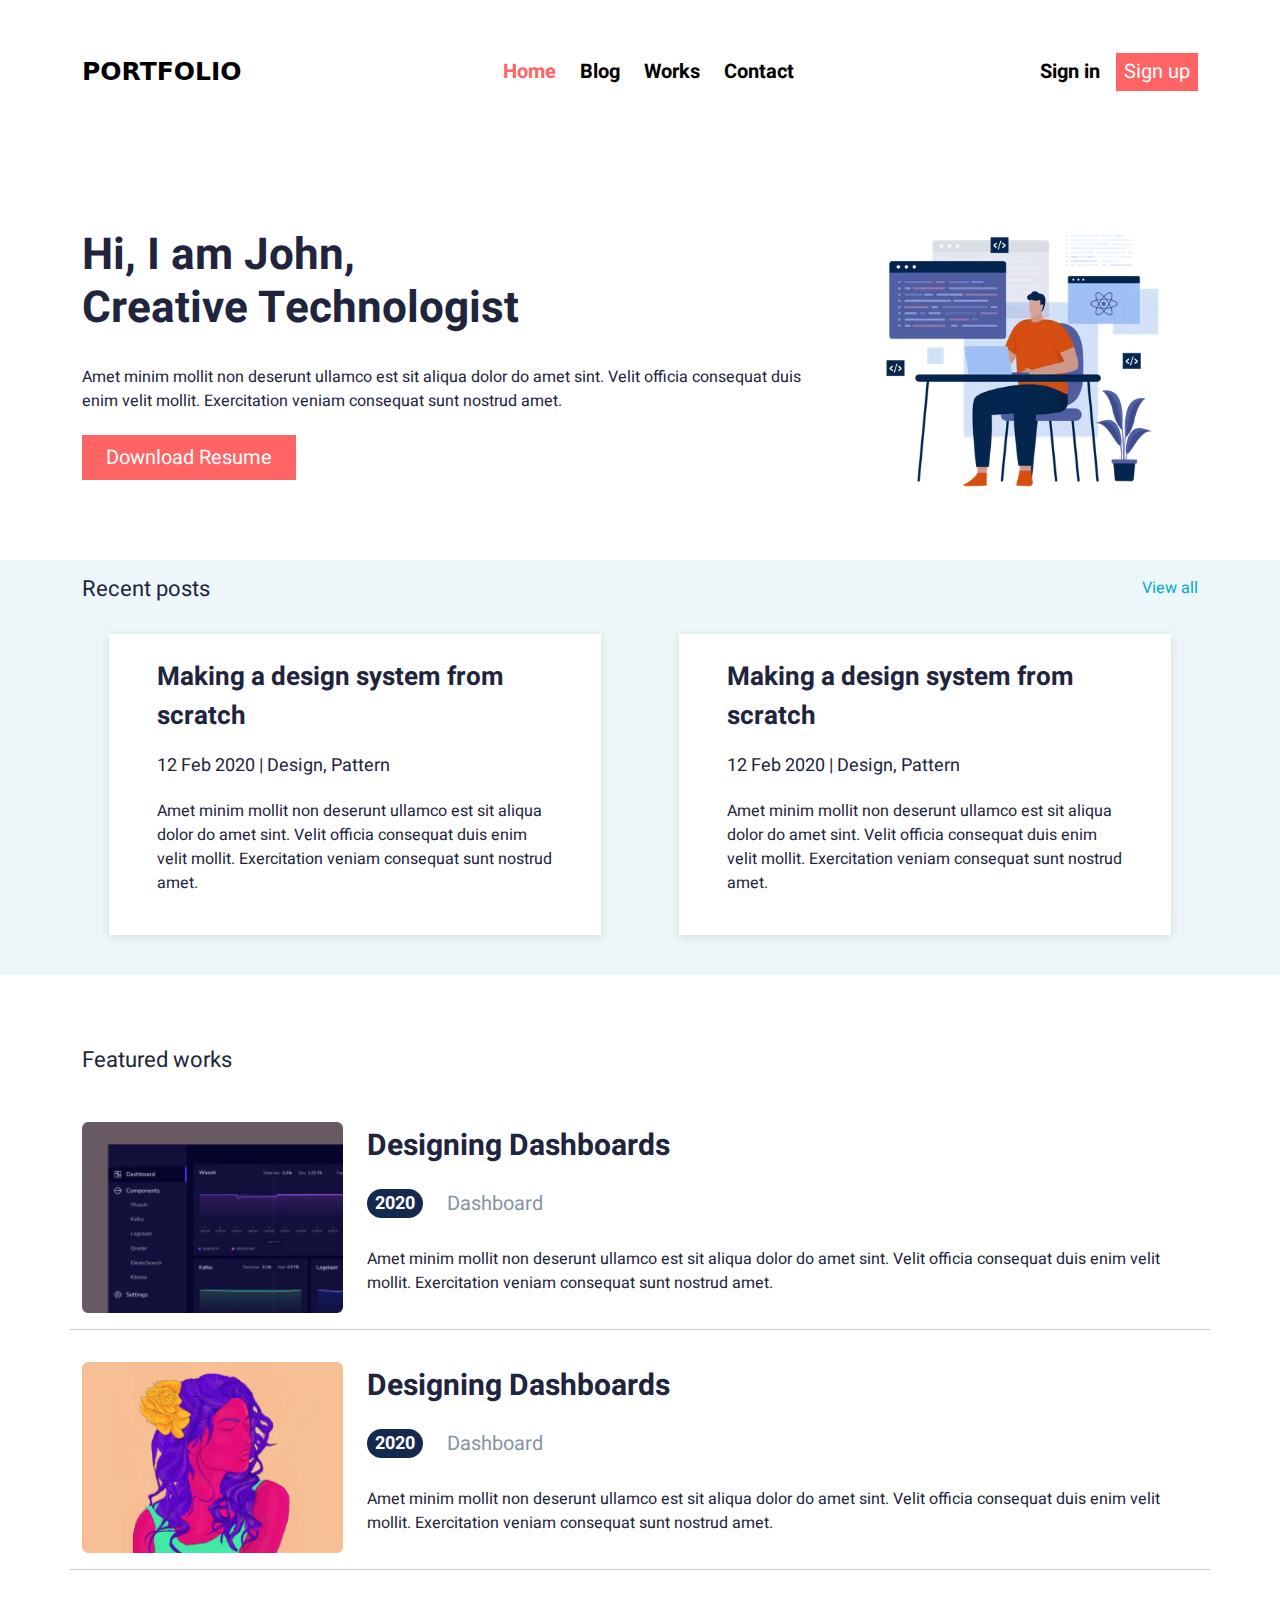
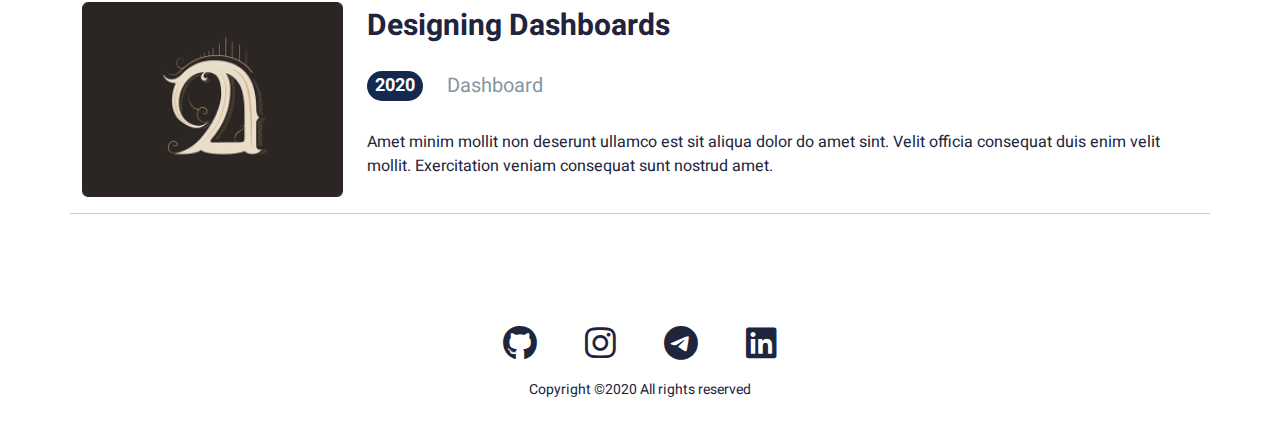
<file: index.html>
<!DOCTYPE html>
<html lang="en">
<head>
    <meta charset="UTF-8">
    <meta name="viewport" content="width=device-width, initial-scale=1.0">
    <title>Abdumomin</title>
    <link rel="stylesheet" href="./assets/vender/css/bootstrap.css">
    <link rel="stylesheet" href="./assets/main/icons/fontawesome-free-6.5.2-web/css/all.css">
    <link rel="stylesheet" href="./assets/main/css/style.css">
</head>
<body>
    <!-- nav start -->
    <nav class="navbar navbar-expand-lg   nv  py-md-5 py-3 ">
      <div class="container">
          <div class="nv-wrapper d-flex align-items-center justify-content-between  w-100 ">
              <div class="div1 d-flex align-items-center justify-content-between w-100 ">
                  <a style="font-size: 25px;" class="navbar-brand fw-bolder" href="#">PORTFOLIO</a>
                  <ul class="align-items-center list-unstyled m-0 justify-content-end  gap-4 d-flex ul-none ">
                      <li class="nav-item">
                        <a class="nav-link item activ" aria-current="page" href="./index.html">Home</a>
                      </li>
                      <li class="nav-item">
                        <a class="nav-link item" href="./blog.html">Blog</a>
                      </li>
                      <li class="nav-item">
                        <a class="nav-link item" href="./works.html">Works</a>
                      </li>
                      <li class="nav-item">
                        <a class="nav-link item" href="./contact.html">Contact</a>
                      </li>
                    </ul>
                    <div class="d-flex align-items-center gap-3 ul-none">
                        <a class="nav-link item" href="#">Sign in</a>
                        <a class="h-a py-1 px-2 " href="#">Sign up</a>
                    </div>
              </div>
              <i class="fa-solid fa-bars menu"></i>
          </div>
      </div>
    </nav>
    <!-- nav end -->



      <!-- header start -->
      <div class="header py-md-5 py-3 ">
        <div class="container">
            <div class="h-wrapper row ">
                <div class="heading col-lg-8 col-md-12 d-flex flex-column  justify-content-center">
                    <h1 style="margin-bottom: 30px;" class="h-h1">Hi, I am John, <br>Creative Technologist</h1>
                    <p style="margin-bottom: 30px;" class="h-p">Amet minim mollit non deserunt ullamco est sit aliqua dolor do amet  sint. Velit officia consequat duis enim velit mollit. Exercitation veniam consequat sunt nostrud amet.</p>
                    <div class="h-a-div"><a style="margin-bottom: 30px;" class="h-a py-2 px-4 " href="./resume/resume.pdf" >Download Resume</a></div>
                </div>
                <div class="h-img d-flex justify-content-center  col-lg-4 col-md-12">
                    <img style="width: 90%;height: auto;" src="./assets/main/img/6109661.webp" alt="">
                </div>
            </div>
        </div>
      </div>
      <!-- header end -->




      <!-- blogs start -->
      <div style="background: #EDF7FA;" class="blogs py-3 ">
        <div class="container">
            <div class="div d-flex justify-content-between ">
                <h4 class="b-h4">Recent posts</h4>
                <a class="b-a" href="./blog.html">View all</a>
            </div>
            <div class="b-wrapper row py-4 row-gap-5 ">
                <div class="col-lg-6 col-md-12 d-flex justify-content-center  ">
                    <div style="width: 90%; height: auto;" class="blog py-4 px-5 ">
                        <p><a href="./aboutblog.html" class="b-h3 mb-5" >Making a design system from scratch</a></p>
                        <p class="b-s" style="margin-bottom: 20px;">12 Feb 2020 | Design, Pattern</p>
                        <p class="b-p">Amet minim mollit non deserunt ullamco est sit aliqua dolor do amet sint. Velit officia consequat duis enim velit mollit. Exercitation veniam consequat sunt nostrud amet.</p>
                    </div>
                </div>
                <div class="col-lg-6 col-md-12 d-flex justify-content-center   ">
                    <div style="width: 90%;height: auto;" class="blog py-4 px-5 ">
                      <p><a href="./aboutblog.html" class="b-h3 mb-5" >Making a design system from scratch</a></p>
                        <p class="b-s" style="margin-bottom: 20px;">12 Feb 2020 | Design, Pattern</p>
                        <p class="b-p">Amet minim mollit non deserunt ullamco est sit aliqua dolor do amet sint. Velit officia consequat duis enim velit mollit. Exercitation veniam consequat sunt nostrud amet.</p>
                    </div>
                </div>
            </div>
        </div>
      </div>
      <!-- blogs end -->








      <!-- works start -->
      <div class="works py-5 ">
        <div class="container">
          <div class="row row-gap-3 ">
            <div class="col-12">
              <h5 class="w-h5 py-4 ">Featured works</h5>
            </div>
            <div class="col-lg-3 col-md-3 col-sm-12">
              <a href="./aboutworks.html"><img style="width: 100%; height: auto;" src="./assets/main/img/web1.jpg" alt=""></a>
            </div>
            <div class="col-lg-9 col-md-9 col-sm-12  d-flex justify-content-around flex-column row-gap-3">
              <a href="./aboutworks.html" class="w-h1">Designing Dashboards</a>
              <div class="div d-flex align-items-center gap-4">
                <h4 class="w-h4 py-1 px-2 ">2020</h4>
                <h5 class="w-p2">Dashboard</h5>
              </div>
              <p class="w-p">Amet minim mollit non deserunt ullamco est sit aliqua dolor do amet sint. Velit officia consequat duis enim velit mollit. Exercitation veniam consequat sunt nostrud amet.</p>
            </div>
            <hr>
            <div class="col-lg-3 col-md-3 col-sm-12">
              <a href="./aboutworks.html"><img style="width: 100%; height: auto;" src="./assets/main/img/web2.jpg" alt=""></a>
            </div>
            <div class="col-lg-9 col-md-9 col-sm-12  d-flex justify-content-around flex-column row-gap-3">
              <a href="./aboutworks.html" class="w-h1">Designing Dashboards</a>
              <div class="div d-flex align-items-center gap-4">
                <h4 class="w-h4 py-1 px-2 ">2020</h4>
                <h5 class="w-p2">Dashboard</h5>
              </div>
              <p class="w-p">Amet minim mollit non deserunt ullamco est sit aliqua dolor do amet sint. Velit officia consequat duis enim velit mollit. Exercitation veniam consequat sunt nostrud amet.</p>
            </div>
            <hr>
            <div class="col-lg-3 col-md-3 col-sm-12">
              <a href="./aboutworks.html"><img style="width: 100%; height: auto;" src="./assets/main/img/web3.jpg" alt=""></a>
            </div>
            <div class="col-lg-9 col-sm-12 col-md-9 d-flex justify-content-around flex-column row-gap-3">
              <a href="./aboutworks.html" class="w-h1">Designing Dashboards</a>
              <div class="div d-flex align-items-center gap-4">
                <h4 class="w-h4 py-1 px-2 ">2020</h4>
                <h5 class="w-p2">Dashboard</h5>
              </div>
              <p class="w-p">Amet minim mollit non deserunt ullamco est sit aliqua dolor do amet sint. Velit officia consequat duis enim velit mollit. Exercitation veniam consequat sunt nostrud amet.</p>
            </div>
            <hr>
          </div>
        </div>
      </div>
      <!-- works end -->





      <!-- footer start -->
      <div class="footer py-5 " id="footer">
        <div class="container">
          <div class="f-wrapper d-flex align-items-center  flex-column w-100 row-gap-3 ">
            <div class="icons d-flex align-items-center gap-5 ">
              <a target="_blank" href="https://github.com/abdum0m1n"><i class="fa-brands fa-github footer_icon"></i></a>
              <a target="_blank" href="https://www.instagram.com/_abdurasulov_5110_?igsh=aHd2ZXppaWp1MDg5"><i class="fa-brands fa-instagram footer_icon"></i></a>
              <a target="_blank" href="https://t.me/AbDuMoMiN14"><i class="fa-brands fa-telegram footer_icon"></i></a>
              <a target="_blank" href=""><i class="fa-brands fa-linkedin footer_icon"></i></a>
            </div>
            <div class="copyright">
              Copyright ©2020 All rights reserved 
            </div>
          </div>
        </div>
      </div>
      <!-- footer end -->





      <!-- nav -->
      <div class="nv-modal fad ">
        <div class="container90">
            <div class="modal-wrapper">
                <div class="ix d-flex  justify-content-end py-3 "><i style="color: black;" class="fa-solid fa-x "></i></div>
                <ul class=" list-unstyled m-0  gap-4 d-flex d-flex flex-column py-5 ">
                  <li class="nav-item">
                    <a class="nav-link item activ" aria-current="page" href="./index.html">Home</a>
                  </li>
                  <li class="nav-item">
                    <a class="nav-link item" href="./blog.html">Blog</a>
                  </li>
                  <li class="nav-item">
                    <a class="nav-link item" href="./works.html">Works</a>
                  </li>
                  <li class="nav-item">
                    <a class="nav-link item"  href="./contact.html">Contact</a>
                  </li>
                </ul>
                <div class="d-flex align-items-center gap-3 ">
                  <a class="nav-link item" href="#">Sign in</a>
                  <a class="h-a py-1 px-2 " href="#">Sign up</a>
              </div>
            </div>
        </div>
    </div>
    <!-- nav -->







      <script src="./assets/main/js/main.js"></script>
      <script src="./assets/vender/js/bootstrap.bundle.js"></script>
</body>
</html>
</file>
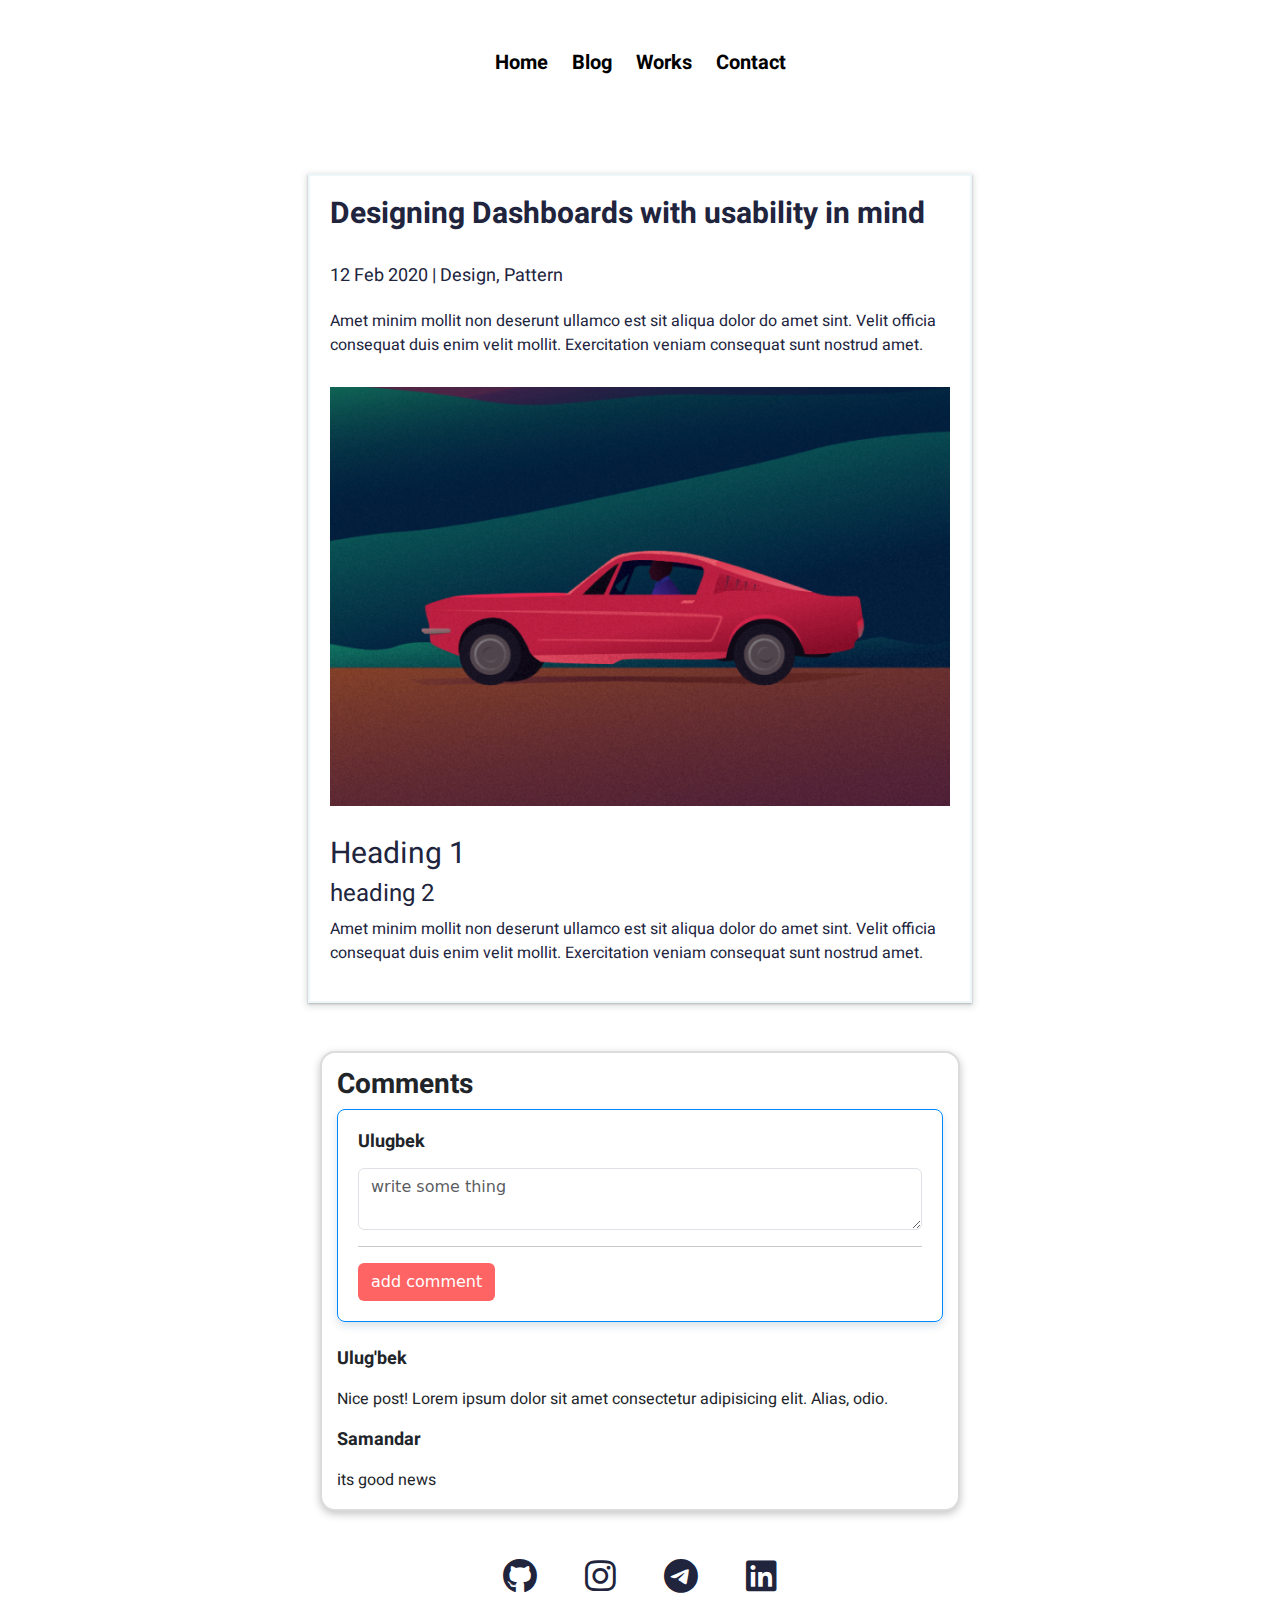
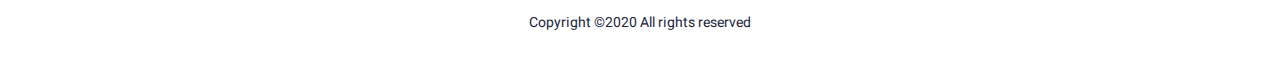
<file: aboutblog.html>
<!DOCTYPE html>
<html lang="en">
<head>
    <meta charset="UTF-8">
    <meta name="viewport" content="width=device-width, initial-scale=1.0">
    <title>Abdumomin</title>
    <link rel="stylesheet" href="./assets/vender/css/bootstrap.css">
    <link rel="stylesheet" href="./assets/main/icons/fontawesome-free-6.5.2-web/css/all.css">
    <link rel="stylesheet" href="./assets/main/css/style.css">
</head>
<body>
    <!-- nav start -->
    <nav class="navbar navbar-expand-lg   nv py-md-5 py-3">
        <div class="container">
            <div class="nv-wrapper d-flex align-items-center justify-content-between  w-100 ">
                <div class="div1 d-flex align-items-center justify-content-center w-100 ">
                    <ul class="align-items-center list-unstyled m-0 justify-content-end  gap-4 d-flex ul-none ">
                        <li class="nav-item">
                          <a class="nav-link item" aria-current="page" href="./index.html">Home</a>
                        </li>
                        <li class="nav-item">
                          <a class="nav-link item" href="./blog.html">Blog</a>
                        </li>
                        <li class="nav-item">
                          <a class="nav-link item " href="./works.html">Works</a>
                        </li>
                        <li class="nav-item">
                          <a class="nav-link item"  href="./contact.html">Contact</a>
                        </li>
                      </ul>
                </div>
                <img class="menu" src="./assets/main/img/menu.svg" alt="">
            </div>
        </div>
      </nav>
      <!-- nav end -->



      <!-- detail start -->
      <div class="detail py-md-5 py-3 ">
        <div class="container2">
            <div class="row  ">
                <div class="col-12  d-flex justify-content-around flex-column detail_big_box">
                    <h1 style="margin-bottom: 30px;" class="w-h11">Designing Dashboards with usability in mind</h1>
                    <p class="b-s fw-lighter" style="margin-bottom: 20px;">12 Feb 2020 | Design, Pattern</p>
                    <p style="margin-bottom: 30px;" class="w-p">Amet minim mollit non deserunt ullamco est sit aliqua dolor do amet sint. Velit officia  consequat duis enim velit mollit. Exercitation veniam consequat sunt nostrud amet.</p>
                    <img width="100%" src="./assets/main/img/d2.jpg" alt="">
                    <h3 style="margin-top: 30px;" class="head2 ">Heading 1</h3>
                    <h4 style="font-size: 24px;" class="head2">heading 2</h4>
                    <p class="w-p">Amet minim mollit non deserunt ullamco est sit aliqua dolor do amet sint. Velit officia  consequat duis enim velit mollit. Exercitation veniam consequat sunt nostrud amet.</p>
                </div>
            </div>
        </div>
      </div>
      <!-- detail end -->

      <!-- add comment  -->

      <!-- add commnet -->
      <!-- comments start -->
      <div class="comments">
        <div class="container2">
          <div class="comments_box">
            <div class="comment_box">
              <h4 class="comment_h4 fw-bold mb-2">Comments</h4>
              <form class="comment_form" action="">
                <label class="comment_user " for="comment">Ulugbek</label>
                <textarea class="form-control mb-3" name="comment" id="comment" placeholder="write some thing"></textarea>
                <hr>
                <button style="background:#FF6464; color: white;" class="btn ">add comment</button>
              </form>
            </div>
            <div class="comment">
              <p class="comment_user">Ulug'bek</p>
              <p class="comment_text">Nice post! Lorem ipsum dolor sit amet consectetur adipisicing elit. Alias, odio.</p>
            </div>
            <div class="comment">
              <p class="comment_user">Samandar</p>
              <p class="comment_text">its good news</p>
            </div>
          </div>
        </div>
      </div>
      <!-- commments end -->













      <!-- footer start -->
      <div class="footer py-5 " id="footer">
        <div class="container">
          <div class="f-wrapper d-flex align-items-center  flex-column w-100 row-gap-3 ">
            <div class="icons d-flex align-items-center gap-5 ">
              <a target="_blank" href="https://github.com/abdum0m1n"><i class="fa-brands fa-github footer_icon"></i></a>
              <a target="_blank" href="https://www.instagram.com/_abdurasulov_5110_?igsh=aHd2ZXppaWp1MDg5"><i class="fa-brands fa-instagram footer_icon"></i></a>
              <a target="_blank" href="https://t.me/AbDuMoMiN14"><i class="fa-brands fa-telegram footer_icon"></i></a>
              <a target="_blank" href=""><i class="fa-brands fa-linkedin footer_icon"></i></a>
            </div>
            <div class="copyright">
              Copyright ©2020 All rights reserved 
            </div>
          </div>
        </div>
      </div>
      <!-- footer end -->





      <!-- nav -->
      <div class="nv-modal fad ">
        <div class="container90">
            <div class="modal-wrapper">
              <div class="ix d-flex  justify-content-end py-3 "><i style="color: black;" class="fa-solid fa-x "></i></div>
                <ul class=" list-unstyled m-0  gap-4 d-flex d-flex flex-column py-5 ">
                  <li class="nav-item">
                    <a class="nav-link item" aria-current="page" href="./index.html">Home</a>
                  </li>
                  <li class="nav-item">
                    <a class="nav-link item" href="./blog.html">Blog</a>
                  </li>
                  <li class="nav-item">
                    <a class="nav-link item" href="./works.html">Works</a>
                  </li>
                  <li class="nav-item">
                    <a class="nav-link item"  href="./contact.html">Contact</a>
                  </li>
                  </ul>
            </div>
        </div>
    </div>
      <!-- nav -->







      <script src="./assets/main/js/main.js"></script>
      <script src="./assets/vender/js/bootstrap.bundle.js"></script>
</body>
</html>









</body>
</html>
</file>
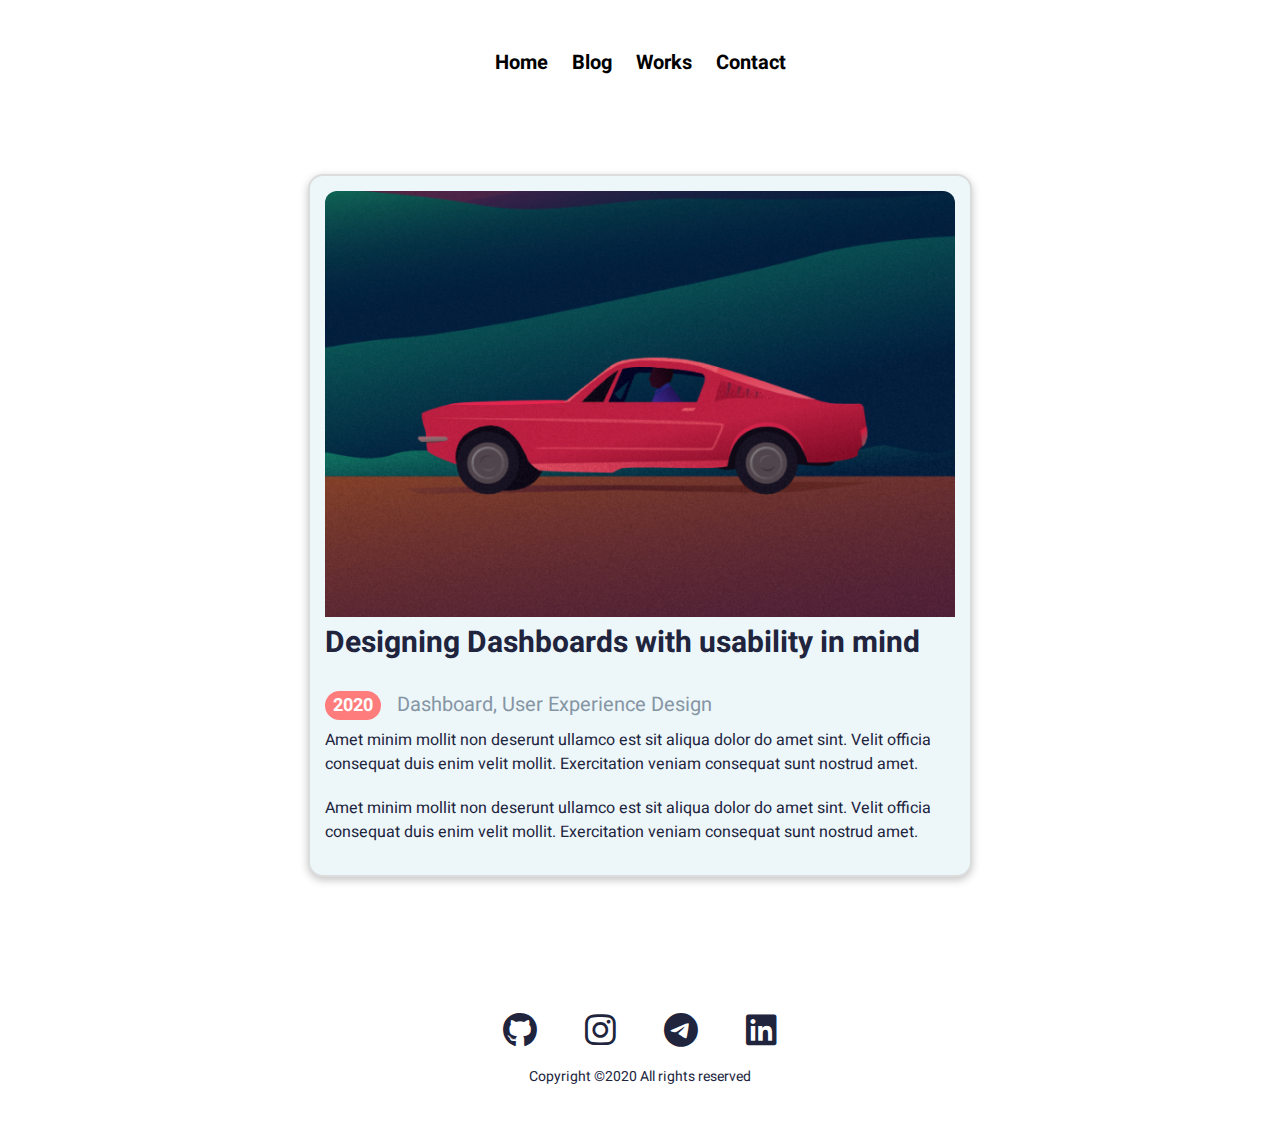
<file: aboutworks.html>
<!DOCTYPE html>
<html lang="en">
<head>
    <meta charset="UTF-8">
    <meta name="viewport" content="width=device-width, initial-scale=1.0">
    <title>Abdumomin</title>
    <link rel="stylesheet" href="./assets/vender/css/bootstrap.css">
    <link rel="stylesheet" href="./assets/main/icons/fontawesome-free-6.5.2-web/css/all.css">
    <link rel="stylesheet" href="./assets/main/css/style.css">
</head>
<body>
    <!-- nav start -->
    <nav class="navbar navbar-expand-lg   nv py-md-5 py-3">
        <div class="container">
            <div class="nv-wrapper d-flex align-items-center justify-content-between  w-100 ">
                <div class="div1 d-flex align-items-center justify-content-center w-100 ">
                    <ul class="align-items-center list-unstyled m-0 justify-content-end  gap-4 d-flex ul-none ">
                        <li class="nav-item">
                          <a class="nav-link item" aria-current="page" href="./index.html">Home</a>
                        </li>
                        <li class="nav-item">
                          <a class="nav-link item" href="./blog.html">Blog</a>
                        </li>
                        <li class="nav-item">
                          <a class="nav-link item " href="./works.html">Works</a>
                        </li>
                        <li class="nav-item">
                          <a class="nav-link item"  href="./contact.html">Contact</a>
                        </li>
                      </ul>
                </div>
                <img class="menu" src="./assets/main/img/menu.svg" alt="">
            </div>
        </div>
      </nav>
      <!-- nav end -->




      <div class="detail py-md-5 py-3 ">
        <div class="container2">
            <div class="row  ">
                <div class="col-12  d-flex justify-content-around flex-column detail_box">
                    <img  class="mb-2 detail_img" width="100%" src="./assets/main/img/d2.jpg" alt="">
                    <h1 style="margin-bottom: 30px;" class="w-h11">Designing Dashboards with usability in mind</h1>
                    <div class="div d-flex align-items-center gap-3">
                      <h4 style="background: #FF7C7C;" class="w-h4 py-1 px-2 ">2020</h4>
                      <h5 class="w-p2">Dashboard, User Experience Design</h5>
                    </div>
                    <p style="margin-bottom: 20px;" class="w-p">Amet minim mollit non deserunt ullamco est sit aliqua dolor do amet sint. Velit officia  consequat duis enim velit mollit. Exercitation veniam consequat sunt nostrud amet.</p>
                    <div class="">
                      <p class="w-p">Amet minim mollit non deserunt ullamco est sit aliqua dolor do amet sint. Velit officia  consequat duis enim velit mollit. Exercitation veniam consequat sunt nostrud amet.</p>
                    </div>
                </div>
            </div>
        </div>
      </div>

















      <!-- footer start -->
      <div class="footer py-5 " id="footer">
        <div class="container">
          <div class="f-wrapper d-flex align-items-center  flex-column w-100 row-gap-3 ">
            <div class="icons d-flex align-items-center gap-5 ">
              <a target="_blank" href="https://github.com/abdum0m1n"><i class="fa-brands fa-github footer_icon"></i></a>
              <a target="_blank" href="https://www.instagram.com/_abdurasulov_5110_?igsh=aHd2ZXppaWp1MDg5"><i class="fa-brands fa-instagram footer_icon"></i></a>
              <a target="_blank" href="https://t.me/AbDuMoMiN14"><i class="fa-brands fa-telegram footer_icon"></i></a>
              <a target="_blank" href=""><i class="fa-brands fa-linkedin footer_icon"></i></a>
            </div>
            <div class="copyright">
              Copyright ©2020 All rights reserved 
            </div>
          </div>
        </div>
      </div>
      <!-- footer end -->





      <!-- nav -->
      <div class="nv-modal fad ">
        <div class="container90">
            <div class="modal-wrapper">
              <div class="ix d-flex  justify-content-end py-3 "><i style="color: black;" class="fa-solid fa-x "></i></div>
                <ul class=" list-unstyled m-0  gap-4 d-flex d-flex flex-column py-5 ">
                  <li class="nav-item">
                    <a class="nav-link item" aria-current="page" href="./index.html">Home</a>
                  </li>
                  <li class="nav-item">
                    <a class="nav-link item" href="./blog.html">Blog</a>
                  </li>
                  <li class="nav-item">
                    <a class="nav-link item" href="./works.html">Works</a>
                  </li>
                  <li class="nav-item">
                    <a class="nav-link item"  href="./contact.html">Contact</a>
                  </li>
                  </ul>
            </div>
        </div>
    </div>
      <!-- nav -->







      <script src="./assets/main/js/main.js"></script>
      <script src="./assets/vender/js/bootstrap.bundle.js"></script>
</body>
</html>









</body>
</html>
</file>
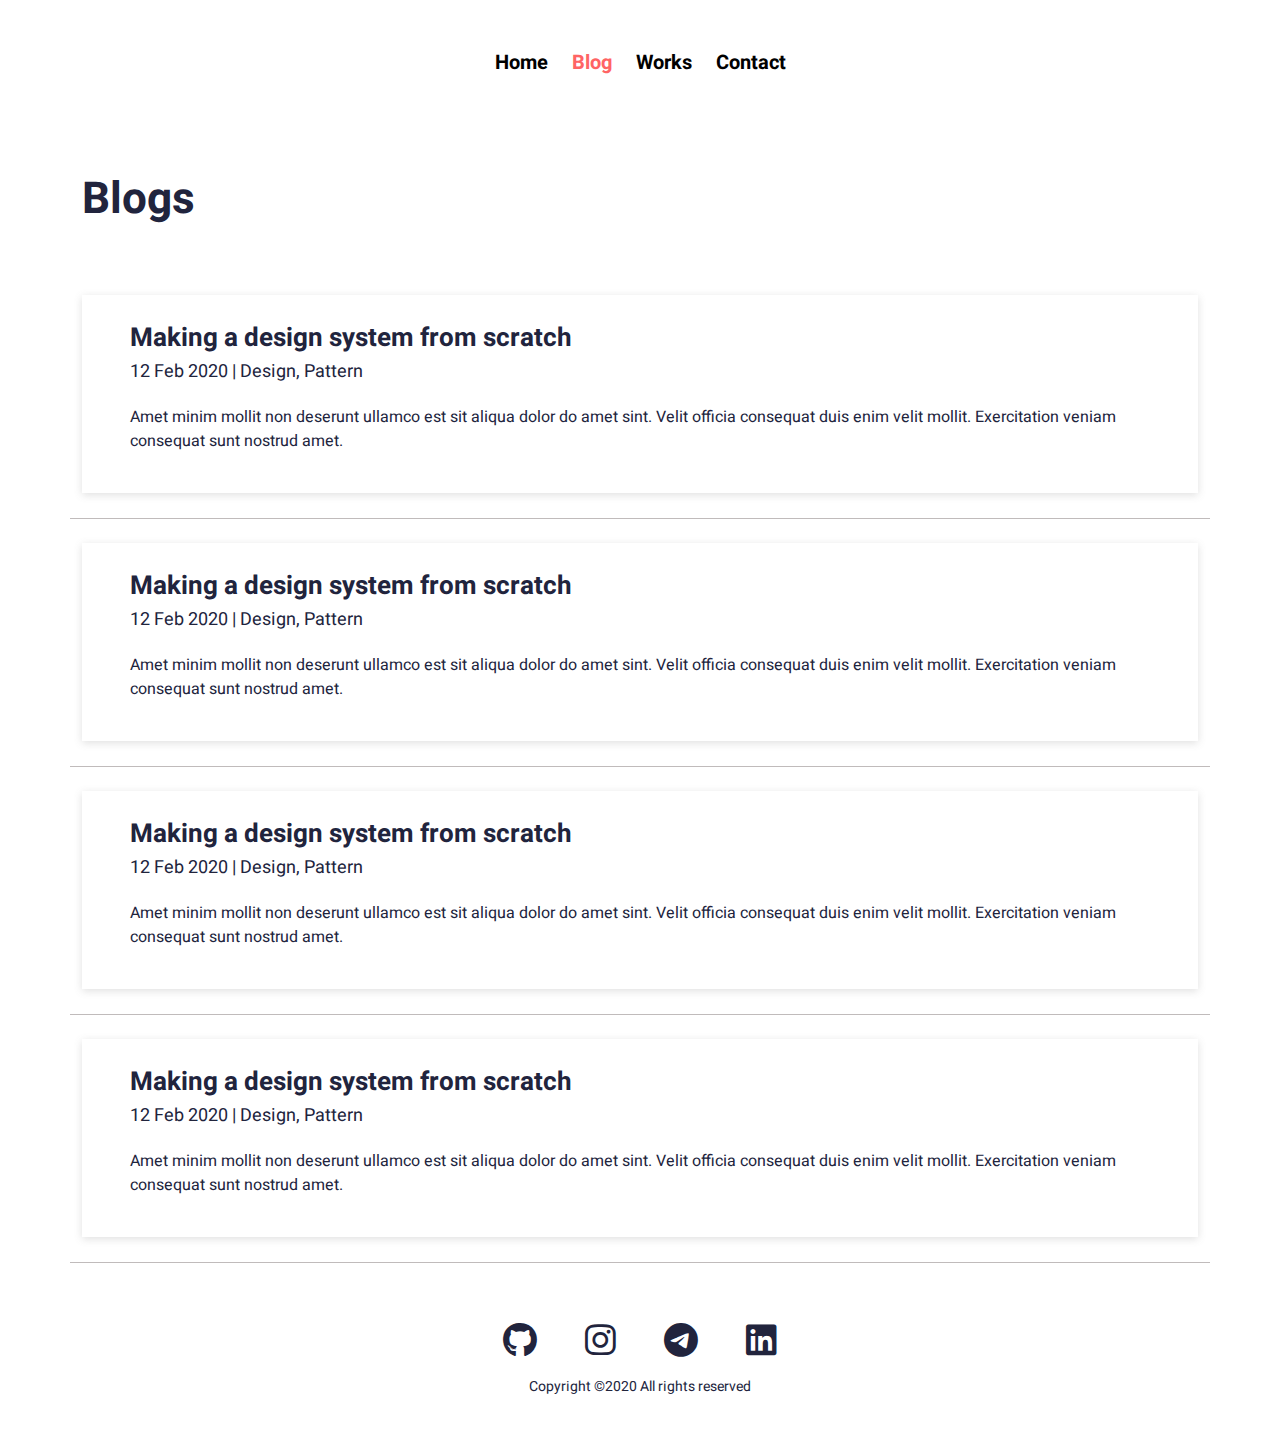
<file: blog.html>
<!DOCTYPE html>
<html lang="en">
<head>
    <meta charset="UTF-8">
    <meta name="viewport" content="width=device-width, initial-scale=1.0">
    <title>Abdumomin</title>
    <link rel="stylesheet" href="./assets/vender/css/bootstrap.css">
    <link rel="stylesheet" href="./assets/main/icons/fontawesome-free-6.5.2-web/css/all.css">
    <link rel="stylesheet" href="./assets/main/css/style.css">
</head>
<body>
    <!-- nav start -->
    <nav class="navbar navbar-expand-lg   nv py-md-5 py-3">
        <div class="container">
            <div class="nv-wrapper d-flex align-items-center justify-content-between  w-100 ">
                <div class="div1 d-flex align-items-center justify-content-center w-100 ">
                    <ul class="align-items-center list-unstyled m-0 justify-content-end  gap-4 d-flex ul-none ">
                        <li class="nav-item">
                          <a class="nav-link item" aria-current="page" href="./index.html">Home</a>
                        </li>
                        <li class="nav-item">
                          <a class="nav-link item activ" href="./blog.html">Blog</a>
                        </li>
                        <li class="nav-item">
                          <a class="nav-link item" href="./works.html">Works</a>
                        </li>
                        <li class="nav-item">
                          <a class="nav-link item"  href="./contact.html">Contact</a>
                        </li>
                      </ul>
                </div>
                <img class="menu" src="./assets/main/img/menu.svg" alt="">
            </div>
        </div>
      </nav>
      <!-- nav end -->



    <div class="container py-md-5 py-3 ">
        <h1 class="head">Blogs</h1>
    </div>
      <!-- blogs start -->
      <div  class="blogs py-2 ">
        <div class="container">
            <div class="b-wrapper row py-1 row-gap-4 ">
                <div class="col-12 d-flex justify-content-center  blog_item">
                    <div style="width: 100%; height: auto;" class="blog py-4 px-5  ">
                      <a href="./aboutblog.html" class="b-h3" style="margin-bottom: 20px;">Making a design system from scratch</a>
                        <p class="b-s" style="margin-bottom: 20px;">12 Feb 2020 | Design, Pattern</p>
                        <p class="b-p">Amet minim mollit non deserunt ullamco est sit aliqua dolor do amet sint. Velit officia consequat duis enim velit mollit. Exercitation veniam consequat sunt nostrud amet.</p>
                    </div>
                </div>
                <div class="col-12 d-flex justify-content-center blog_item ">
                    <div style="width: 100%;height: auto;" class="blog py-4 px-5  ">
                      <a href="./aboutblog.html" class="b-h3" style="margin-bottom: 20px;">Making a design system from scratch</a>
                        <p class="b-s" style="margin-bottom: 20px;">12 Feb 2020 | Design, Pattern</p>
                        <p class="b-p">Amet minim mollit non deserunt ullamco est sit aliqua dolor do amet sint. Velit officia consequat duis enim velit mollit. Exercitation veniam consequat sunt nostrud amet.</p>
                    </div>
                </div>
                <div class="col-12 d-flex justify-content-center  blog_item">
                    <div style="width: 100%; height: auto;" class="blog py-4 px-5 ">
                      <a href="./aboutblog.html" class="b-h3" style="margin-bottom: 20px;">Making a design system from scratch</a>
                        <p class="b-s" style="margin-bottom: 20px;">12 Feb 2020 | Design, Pattern</p>
                        <p class="b-p">Amet minim mollit non deserunt ullamco est sit aliqua dolor do amet sint. Velit officia consequat duis enim velit mollit. Exercitation veniam consequat sunt nostrud amet.</p>
                    </div>
                </div>
                <div class="col-12 d-flex justify-content-center blog_item ">
                    <div style="width: 100%;height: auto;" class="blog py-4 px-5 ">
                      <a href="./aboutblog.html" class="b-h3" style="margin-bottom: 20px;">Making a design system from scratch</a>
                        <p class="b-s" style="margin-bottom: 20px;">12 Feb 2020 | Design, Pattern</p>
                        <p class="b-p">Amet minim mollit non deserunt ullamco est sit aliqua dolor do amet sint. Velit officia consequat duis enim velit mollit. Exercitation veniam consequat sunt nostrud amet.</p>
                    </div>
                </div>
            </div>
        </div>
      </div>
      <!-- blogs end -->











      <!-- footer start -->
      <div class="footer py-5 " id="footer">
        <div class="container">
          <div class="f-wrapper d-flex align-items-center  flex-column w-100 row-gap-3 ">
            <div class="icons d-flex align-items-center gap-5 ">
              <a target="_blank" href="https://github.com/abdum0m1n"><i class="fa-brands fa-github footer_icon"></i></a>
              <a target="_blank" href="https://www.instagram.com/_abdurasulov_5110_?igsh=aHd2ZXppaWp1MDg5"><i class="fa-brands fa-instagram footer_icon"></i></a>
              <a target="_blank" href="https://t.me/AbDuMoMiN14"><i class="fa-brands fa-telegram footer_icon"></i></a>
              <a target="_blank" href=""><i class="fa-brands fa-linkedin footer_icon"></i></a>
            </div>
            <div class="copyright">
              Copyright ©2020 All rights reserved 
            </div>
          </div>
        </div>
      </div>
      <!-- footer end -->





      <!-- nav -->
      <div class="nv-modal fad ">
        <div class="container90">
            <div class="modal-wrapper">
              <div class="ix d-flex  justify-content-end py-3 "><i style="color: black;" class="fa-solid fa-x "></i></div>
                <ul class=" list-unstyled m-0  gap-4 d-flex d-flex flex-column py-5 ">
                  <li class="nav-item">
                    <a class="nav-link item" aria-current="page" href="./index.html">Home</a>
                  </li>
                  <li class="nav-item">
                    <a class="nav-link item activ" href="./blog.html">Blog</a>
                  </li>
                  <li class="nav-item">
                    <a class="nav-link item" href="./works.html">Works</a>
                  </li>
                  <li class="nav-item">
                    <a class="nav-link item"  href="./contact.html">Contact</a>
                  </li>
                  </ul>
            </div>
        </div>
    </div>
      <!-- nav -->







      <script src="./assets/main/js/main.js"></script>
      <script src="./assets/vender/js/bootstrap.bundle.js"></script>
</body>
</html>
</file>
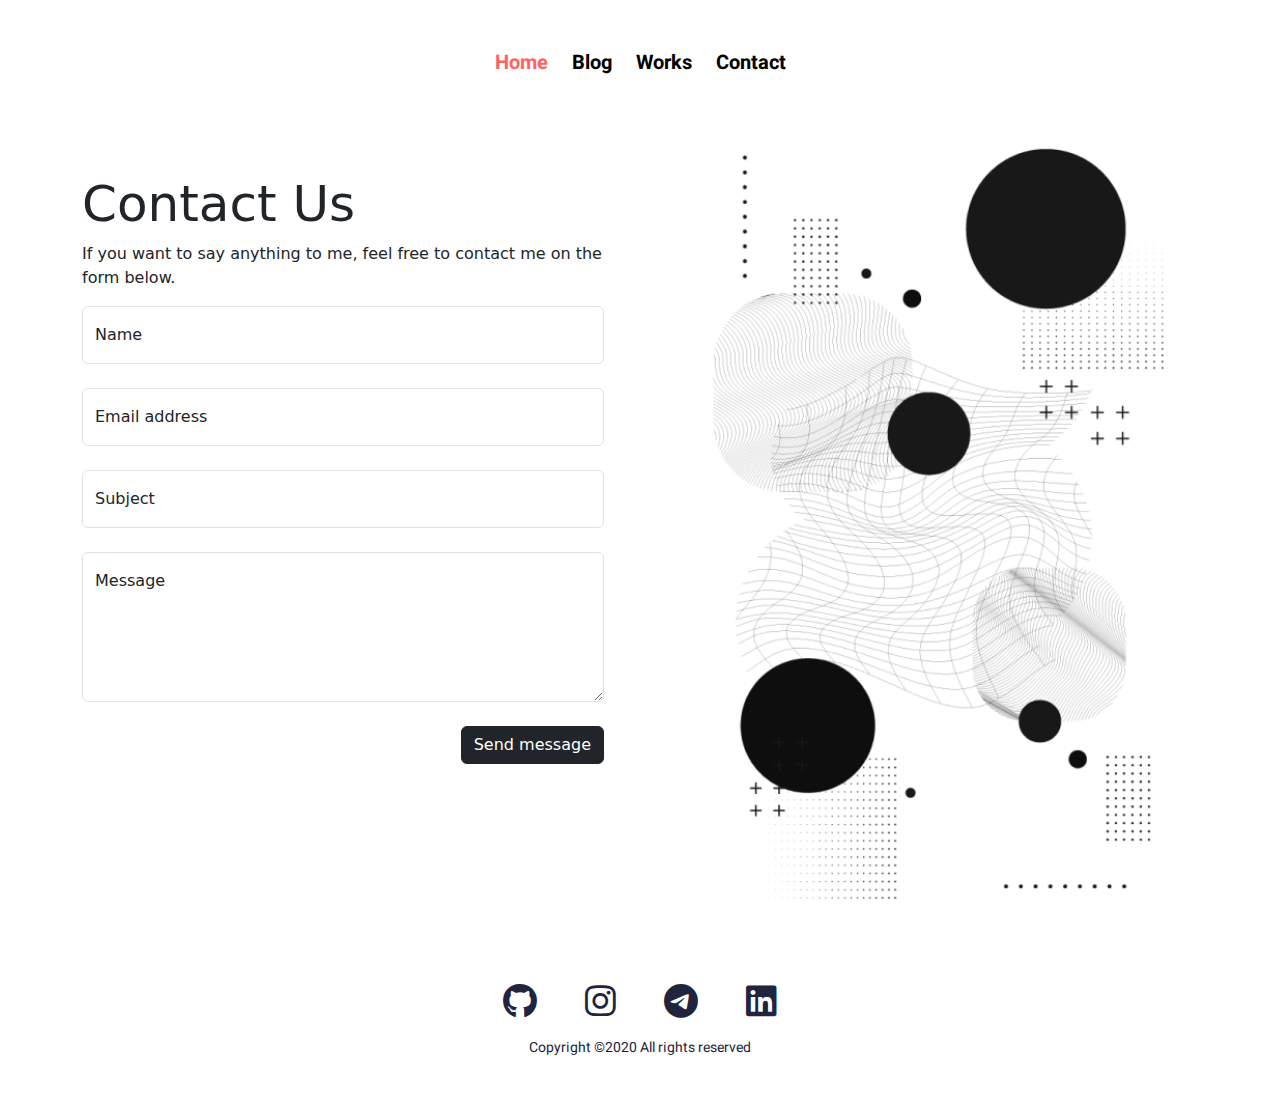
<file: contact.html>
<!DOCTYPE html>
<html lang="en">
<head>
    <meta charset="UTF-8">
    <meta name="viewport" content="width=device-width, initial-scale=1.0">
    <title>Document</title>
    <link rel="stylesheet" href="./assets/vender/css/bootstrap.css">
    <link rel="stylesheet" href="./assets/main/icons/fontawesome-free-6.5.2-web/css/all.css">
    <link rel="stylesheet" href="./assets/main/css/style.css">
</head>
<body>
    <!-- nav start -->
    <nav class="navbar navbar-expand-lg   nv  py-md-5 py-3 ">
        <div class="container">
            <div class="nv-wrapper d-flex align-items-center justify-content-between  w-100 ">
                <div class="div1 d-flex align-items-center justify-content-center w-100 ">
                    <ul class="align-items-center list-unstyled m-0 justify-content-end  gap-4 d-flex ul-none ">
                        <li class="nav-item">
                          <a class="nav-link item activ" aria-current="page" href="./index.html">Home</a>
                        </li>
                        <li class="nav-item">
                          <a class="nav-link item" href="./blog.html">Blog</a>
                        </li>
                        <li class="nav-item">
                          <a class="nav-link item" href="./works.html">Works</a>
                        </li>
                        <li class="nav-item">
                          <a class="nav-link item" href="./contact.html">Contact</a>
                        </li>
                      </ul>
                </div>
                <img class="menu" src="./assets/main/img/menu.svg" alt="">
            </div>
        </div>
      </nav>
      <!-- nav end -->
<!-- contact start -->
    <div class="header  ">
        <div class="container  ">
          <div class="wrapper row">
            <div class="contact  py-5 row col-6 ">
              <form class="">
                <h1 style="font-size: 50px;">Contact Us</h1>
                <p class="col-12">If you want to say anything to me, feel free to contact me on the form below.</p>
                <div  class="form-floating mb-4 ">
                  <input required name="fname" type="text" class="form-control" id="floatingPassword" placeholder="Jonny">
                  <label for="floatingPassword">Name</label>
                </div>
                <div class="form-floating mb-4">
                  <input type="email" name="email" class="form-control" id="floatingInput" placeholder="name@example.com">
                  <label for="floatingInput">Email address</label>
                </div>
                <div  class="form-floating mb-4">
                  <input name="subject" type="text" class="form-control" id="floatingPasswor" placeholder="...">
                  <label for="floatingPasswor">Subject</label>
                </div>
                <div   class="form-floating mb-4">
                  <textarea required style="height: 150px" class="form-control" name="text" placeholder="Leave a comment here" id="floatingTextarea"></textarea>
                  <label for="floatingTextarea">Message</label>
                </div>
                <div   class="mb-4 d-flex justify-content-end mt-3">
                  <button class="btn btn-dark " type="submit">Send message</button>
                </div>
              </form>
            </div>
            <div class="imgsss d-flex justify-content-end col-6">
              <img style="height: 90vh;" src="./assets/main/img/contact_imag.png" alt="">
            </div>
          </div>
        </div>
      </div>
<!-- contact end -->

      <!-- nav -->
      <div class="nv-modal fad ">
        <div class="container90">
            <div class="modal-wrapper">
                <div class="ix d-flex  justify-content-end py-3 "><i style="color: black;" class="fa-solid fa-x "></i></div>
                <ul class=" list-unstyled m-0  gap-4 d-flex d-flex flex-column py-5 ">
                  <li class="nav-item">
                    <a class="nav-link item activ" aria-current="page" href="./index.html">Home</a>
                  </li>
                  <li class="nav-item">
                    <a class="nav-link item" href="./blog.html">Blog</a>
                  </li>
                  <li class="nav-item">
                    <a class="nav-link item" href="./works.html">Works</a>
                  </li>
                  <li class="nav-item">
                    <a class="nav-link item"  href="./contact.html">Contact</a>
                  </li>
                  </ul>
            </div>
        </div>
    </div>
    <!-- nav -->


      <!-- footer start -->
      <div class="footer py-5 " id="footer">
        <div class="container">
          <div class="f-wrapper d-flex align-items-center  flex-column w-100 row-gap-3 ">
            <div class="icons d-flex align-items-center gap-5 ">
              <a target="_blank" href="https://github.com/abdum0m1n"><i class="fa-brands fa-github footer_icon"></i></a>
              <a target="_blank" href="https://www.instagram.com/_abdurasulov_5110_?igsh=aHd2ZXppaWp1MDg5"><i class="fa-brands fa-instagram footer_icon"></i></a>
              <a target="_blank" href="https://t.me/AbDuMoMiN14"><i class="fa-brands fa-telegram footer_icon"></i></a>
              <a target="_blank" href=""><i class="fa-brands fa-linkedin footer_icon"></i></a>
            </div>
            <div class="copyright">
              Copyright ©2020 All rights reserved 
            </div>
          </div>
        </div>
      </div>
      <!-- footer end -->


      <script src="./assets/main/js/main.js"></script>
      <script src="./assets/vender/js/bootstrap.bundle.js"></script>
</body>
</html>
</file>
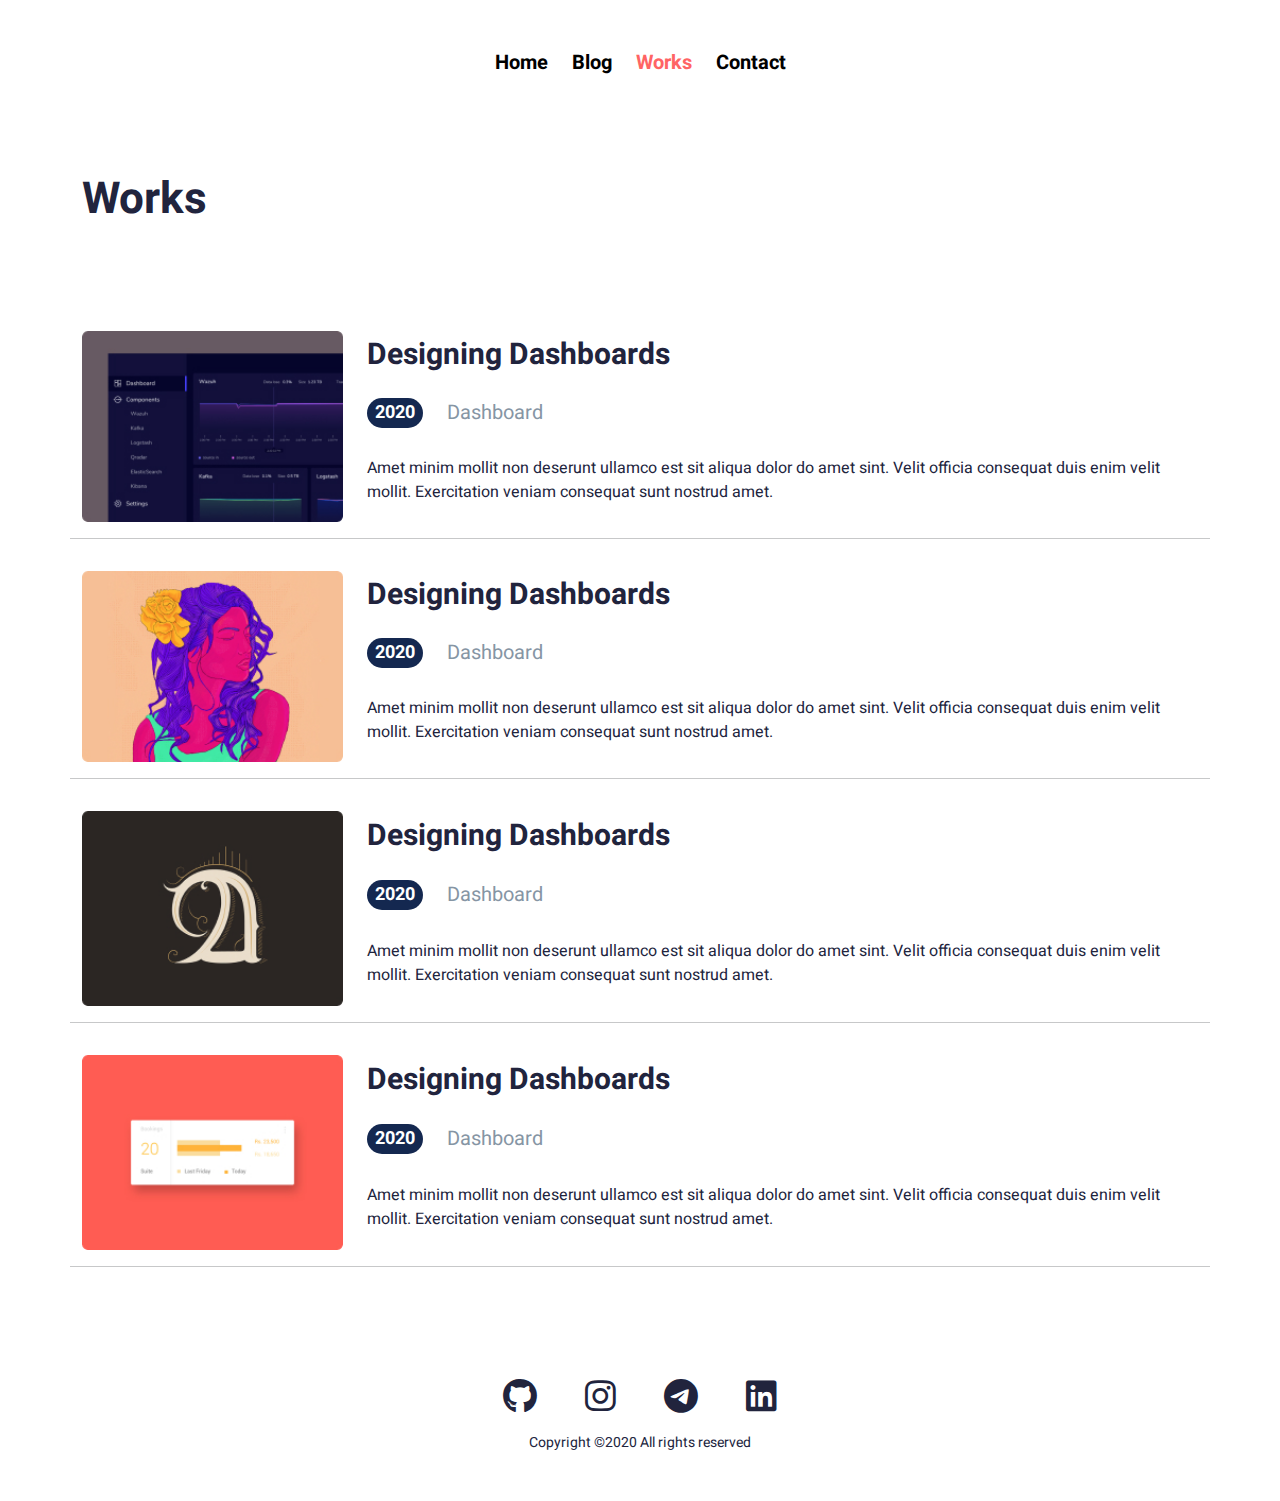
<file: works.html>
<!DOCTYPE html>
<html lang="en">
<head>
    <meta charset="UTF-8">
    <meta name="viewport" content="width=device-width, initial-scale=1.0">
    <title>Document</title>
    <link rel="stylesheet" href="./assets/vender/css/bootstrap.css">
    <link rel="stylesheet" href="./assets/main/icons/fontawesome-free-6.5.2-web/css/all.css">
    <link rel="stylesheet" href="./assets/main/css/style.css">
</head>
<body>
        <!-- nav start -->
        <nav class="navbar navbar-expand-lg   nv py-md-5 py-3">
            <div class="container">
                <div class="nv-wrapper d-flex align-items-center justify-content-between  w-100 ">
                    <div class="div1 d-flex align-items-center justify-content-center w-100 ">
                        <ul class="align-items-center list-unstyled m-0 justify-content-end  gap-4 d-flex ul-none ">
                            <li class="nav-item">
                              <a class="nav-link item" aria-current="page" href="./index.html">Home</a>
                            </li>
                            <li class="nav-item">
                              <a class="nav-link item" href="./blog.html">Blog</a>
                            </li>
                            <li class="nav-item">
                              <a class="nav-link item activ" href="./works.html">Works</a>
                            </li>
                            <li class="nav-item">
                              <a class="nav-link item" href="./contact.html">Contact</a>
                            </li>
                          </ul>
                    </div>
                    <img class="menu" src="./assets/main/img/menu.svg" alt="">
                </div>
            </div>
          </nav>
            <!-- nav end -->
    <div class="container py-md-5 py-3 ">
        <h1 class="head">Works</h1>
    </div>
      <!-- works start -->
      <div class="works py-md-5 py-3 ">
        <div class="container">
          <div class="row row-gap-3 ">
            <div class="col-lg-3 col-md-3 col-sm-12">
              <a href="./aboutworks.html"><img style="width: 100%; height: auto;" src="./assets/main/img/web1.jpg" alt=""></a>
            </div>
            <div class="col-lg-9 col-md-9 col-sm-12  d-flex justify-content-around flex-column row-gap-3">
              <a href="./aboutworks.html" class="w-h1">Designing Dashboards</a>
              <div class="div d-flex align-items-center gap-4">
                <h4 class="w-h4 py-1 px-2 ">2020</h4>
                <h5 class="w-p2">Dashboard</h5>
              </div>
              <p class="w-p">Amet minim mollit non deserunt ullamco est sit aliqua dolor do amet sint. Velit officia consequat duis enim velit mollit. Exercitation veniam consequat sunt nostrud amet.</p>
            </div>
            <hr>
            <div class="col-lg-3 col-md-3 col-sm-12">
              <a href="./aboutworks.html"><img style="width: 100%; height: auto;" src="./assets/main/img/web2.jpg" alt=""></a>
            </div>
            <div class="col-lg-9 col-md-9 col-sm-12  d-flex justify-content-around flex-column row-gap-3">
              <a href="./aboutworks.html" class="w-h1">Designing Dashboards</a>
              <div class="div d-flex align-items-center gap-4">
                <h4 class="w-h4 py-1 px-2 ">2020</h4>
                <h5 class="w-p2">Dashboard</h5>
              </div>
              <p class="w-p">Amet minim mollit non deserunt ullamco est sit aliqua dolor do amet sint. Velit officia consequat duis enim velit mollit. Exercitation veniam consequat sunt nostrud amet.</p>
            </div>
            <hr>
            <div class="col-lg-3 col-md-3 col-sm-12">
              <a href="./aboutworks.html"><img style="width: 100%; height: auto;" src="./assets/main/img/web3.jpg" alt=""></a>
            </div>
            <div class="col-lg-9 col-sm-12 col-md-9 d-flex justify-content-around flex-column row-gap-3">
              <a href="./aboutworks.html" class="w-h1">Designing Dashboards</a>
              <div class="div d-flex align-items-center gap-4">
                <h4 class="w-h4 py-1 px-2 ">2020</h4>
                <h5 class="w-p2">Dashboard</h5>
              </div>
              <p class="w-p">Amet minim mollit non deserunt ullamco est sit aliqua dolor do amet sint. Velit officia consequat duis enim velit mollit. Exercitation veniam consequat sunt nostrud amet.</p>
            </div>
            <hr>
            <div class="col-lg-3 col-md-3 col-sm-12">
              <a href="./aboutworks.html"><img style="width: 100%; height: auto;" src="./assets/main/img/web4.jpg" alt=""></a>
            </div>
            <div class="col-lg-9 col-sm-12 col-md-9 d-flex justify-content-around flex-column row-gap-3">
              <a href="./aboutworks.html" class="w-h1">Designing Dashboards</a>
              <div class="div d-flex align-items-center gap-4">
                <h4 class="w-h4 py-1 px-2 ">2020</h4>
                <h5 class="w-p2">Dashboard</h5>
              </div>
              <p class="w-p">Amet minim mollit non deserunt ullamco est sit aliqua dolor do amet sint. Velit officia consequat duis enim velit mollit. Exercitation veniam consequat sunt nostrud amet.</p>
            </div>
            <hr>
          </div>
        </div>
      </div>
      <!-- works end -->







      <!-- footer start -->
      <div class="footer py-5 " id="footer">
        <div class="container">
          <div class="f-wrapper d-flex align-items-center  flex-column w-100 row-gap-3 ">
            <div class="icons d-flex align-items-center gap-5 ">
              <a target="_blank" href="https://github.com/abdum0m1n"><i class="fa-brands fa-github footer_icon"></i></a>
              <a target="_blank" href="https://www.instagram.com/_abdurasulov_5110_?igsh=aHd2ZXppaWp1MDg5"><i class="fa-brands fa-instagram footer_icon"></i></a>
              <a target="_blank" href="https://t.me/AbDuMoMiN14"><i class="fa-brands fa-telegram footer_icon"></i></a>
              <a target="_blank" href=""><i class="fa-brands fa-linkedin footer_icon"></i></a>
            </div>
            <div class="copyright">
              Copyright ©2020 All rights reserved 
            </div>
          </div>
        </div>
      </div>
      <!-- footer end -->





      <!-- nav -->
      <div class="nv-modal fad ">
        <div class="container90">
            <div class="modal-wrapper">
              <div class="ix d-flex  justify-content-end py-3 "><i style="color: black;" class="fa-solid fa-x "></i></div>
                <ul class=" list-unstyled m-0  gap-4 d-flex d-flex flex-column py-5 ">
                  <li class="nav-item">
                    <a class="nav-link item" aria-current="page" href="./index.html">Home</a>
                  </li>
                  <li class="nav-item">
                    <a class="nav-link item" href="./blog.html">Blog</a>
                  </li>
                  <li class="nav-item">
                    <a class="nav-link item activ" href="./works.html">Works</a>
                  </li>
                  <li class="nav-item">
                    <a class="nav-link item" href="./contact.html">Contact</a>
                  </li>
                  </ul>
            </div>
        </div>
    </div>
      <!-- nav -->







      <script src="./assets/main/js/main.js"></script>
      <script src="./assets/vender/js/bootstrap.bundle.js"></script>




























</body>
</html>
</file>
<file: assets/main/css/style.css>
*{
  margin: 0;
  padding: 0;
  box-sizing: border-box;
}

/* heebo-regular - latin */
@font-face {
    font-display: swap; /* Check https://developer.mozilla.org/en-US/docs/Web/CSS/@font-face/font-display for other options. */
    font-family: 'Heebo';
    font-style: normal;
    font-weight: 400;
    src: url('../fonts/heebo-v26-latin-regular.woff2') format('woff2'); /* Chrome 36+, Opera 23+, Firefox 39+, Safari 12+, iOS 10+ */
  }
  /* heebo-700 - latin */
  @font-face {
    font-display: swap; /* Check https://developer.mozilla.org/en-US/docs/Web/CSS/@font-face/font-display for other options. */
    font-family: 'Heebo';
    font-style: normal;
    font-weight: 700;
    src: url('../fonts/heebo-v26-latin-700.woff2') format('woff2'); /* Chrome 36+, Opera 23+, Firefox 39+, Safari 12+, iOS 10+ */
  }
  /* nav start */
  .item{
    font-weight: 700;
    font-family: 'Heebo';
    font-size: 20px;
    color: #000000;
  }
  .item:hover{
    color: #7c7b79e7;
  }
  .activ{
    color: #FF6464;
  }
  /* nav end */





  /* header start */
  /* .heading{
    width: 60%;
  }
  .h-img{
    width: 40%;
  } */
  .h-h1{
    color: #21243D;
    font-weight: 700;
    font-family: 'Heebo';
    font-size: 44px;
  }
  .h-p{
    color: #21243D;
    font-weight: 400;
    font-family: 'Heebo';
    font-size: 16px;
  }
  .h-a{
    color: #ffffffff;
    background: #FF6464;
    font-size: 20px;
    font-weight: 400;
    font-family: 'Heebo';
    text-decoration: none;
  }
  .h-img-none{
    display: none ;
  }
  /* header end */




  /* blogs start */
  .b-h4{
    color: #21243D;
    font-weight: 400;
    font-family: 'Heebo';
    font-size: 22px;
  }
  .b-h3{
    color: #21243D;
    font-weight: 700;
    font-family: 'Heebo';
    font-size: 26px;
    text-decoration: none;
  }
  .b-h3:hover{
    color: #00A8CC;
  }
  .b-s{
    color: #21243D;
    font-weight: 400;
    font-family: 'Heebo';
    font-size: 18px;
  }
  .b-p{
    color: #21243D;
    font-weight: 400;
    font-family: 'Heebo';
    font-size: 16px;
  }
  .blog{
    background: #ffffffff;
    box-shadow: rgba(99, 99, 99, 0.2) 0px 2px 8px 0px;
  }
  .b-a{
    text-decoration: none;
    font-size: 16px;
    font-weight: 400;
    font-family: 'Heebo';
    color: #00A8CC;
  }
  .blog_item{
    border-bottom: 1px rgb(192, 187, 187) solid;
    padding-bottom: 25px;
  }
  /* blogs end */




  /* works start */
  .w-h1 , .w-h11{
    text-decoration: none;
    font-size: 30px;
    font-weight: 700;
    font-family: 'Heebo';
    color: #21243D;
  }
  .w-h1:hover{
    color: #00A8CC;
  }
  .w-p{
    font-size: 16px;
    font-weight: 400;
    font-family: 'Heebo';
    color: #21243D;
  }
  .w-h4{
    font-size: 18px;
    font-weight: 700;
    font-family: 'Heebo';
    color: #ffffffff;
    background: #142850;
    border-radius:50px ;
  }
  .w-p2{
    color: #8695A4;
    font-size: 20px;
    font-weight: 400;
    font-family: 'Heebo';
  }
  .w-h5{
    font-size: 22px;
    font-weight: 400;
    font-family: 'Heebo';
    color: #21243D;
  }
  /* works end */
  /* detail start */
  .detail_box{
    border: 2px gainsboro solid;
    background:#EDF7FA;
    padding: 15px 15px;
    border-radius: 15px;
    box-shadow: rgba(0, 0, 0, 0.24) 0px 3px 8px;
    margin-bottom: 40px;
  }
  .detail_img{
    border-radius: 12px 12px 0 0;
  }
  .detail_big_box{
    border: 2px solid #EDF7FA;
    padding: 20px;
    box-shadow: rgba(60, 64, 67, 0.3) 0px 1px 2px 0px, rgba(60, 64, 67, 0.15) 0px 2px 6px 2px;
  }
  /* detail end */
  /* comments start */
  .comment_h4{
    font-size: 28px;
    font-family: 'Heebo';
    font-weight: 400;
    margin: 0;
  }
  .comment_box{
    /* background: #EDF7FA; */
    border-radius: 15px 15px 0 0 ;
    padding: 15px 15px;
    margin-bottom: 10px;
  }
  .comment_form{
    border: 1px solid #0089FF;
    padding: 20px;
    border-radius: 8px;
    box-shadow: 0px 4px 8px 0px #0A3A6426;

  }
  .comment_label{
    font-size: 18px;
    font-family: 'Heebo';
    font-weight: 400;
    margin: 0;
  }
  .comment_text{
    font-size: 16px;
    font-family: 'Heebo';
    font-weight: 400;
    margin-bottom: 15px;
    line-height: 28px;
  }
  .comment_user{
    font-size: 18px;
    font-family: 'Heebo';
    font-weight: 700;
    margin-bottom: 15px;
    line-height: 23px;
  }
  .comments_box{
    background: #FFFFFF;
    border: 2px gainsboro solid;
    box-shadow: rgba(0, 0, 0, 0.24) 0px 3px 8px;
    border-radius: 15px;
  }
  .comment{
    padding: 0 15px;
  }
  /* comments end */
  /* footer start */
  .copyright{
    font-size: 14px;
    font-weight: 400;
    font-family: 'Heebo';
    color: #21243D;
  }
  /* footer end */
    /* navbar sm  */
    .ix{
      font-size: 30px;
      color: #FFFFFF;
    }
    .container90{
      width: 90%;
      margin: auto;
    }
  
    .menu{
      display: none;
      font-size: 30px;
    }
    .nv-modal{
      background: #EDF7FA;
      left: 30%;
      z-index: 3;
      top: 0px;
      right: 30vw;
      display: none;
      position: fixed;
      width: 70vw;
      height: 100vh;
    }
    .fad{
      animation: fad 1s;
    }
    .footer_icon{
      font-size: 35px;
      color: #21243D;
    }
    /* navbar sm */
    .container2{
      width: 50%;
      margin: auto;
    }
    .head{
      font-size: 44px;
      font-weight: 700;
      font-family: 'Heebo';
      color: #21243D;
    }
    .head2{
      font-size: 30px;
      font-weight: 400;
      font-family: 'Heebo';
      color: #21243D;
    }
    @media screen and (max-width:992px) {
      .container2{
        width: 70%;
      }
      .h-img-none{
        display: flex;
      }
      /* .h-img{
        display: none !important;
      } */
      .h-h1 , .h-p {
        text-align: center;
      }
      .h-a-div{
        display: flex;
        justify-content: center;
      }
      .h-wrapper{
        display: flex;
        flex-direction: column-reverse;
      }
    }
  @media screen and (max-width:800px) {
    .container2{
      width: 90%;
    }
    .btn-none{
      display: none;
    }
    .ul-none{
      display: none !important;
    }
    .menu{
      display: block;
    }
  }
  @keyframes fad {
    0%{
      opacity: 0;
    }
    100%{
      opacity: 1;
    }
  }
  @media screen and (max-width:1000px) {
    .imgsss{
      display: none !important;
    }
    .contact{
      width: 100%;
      display: flex;
      justify-content: center;
    }
  }
</file>
